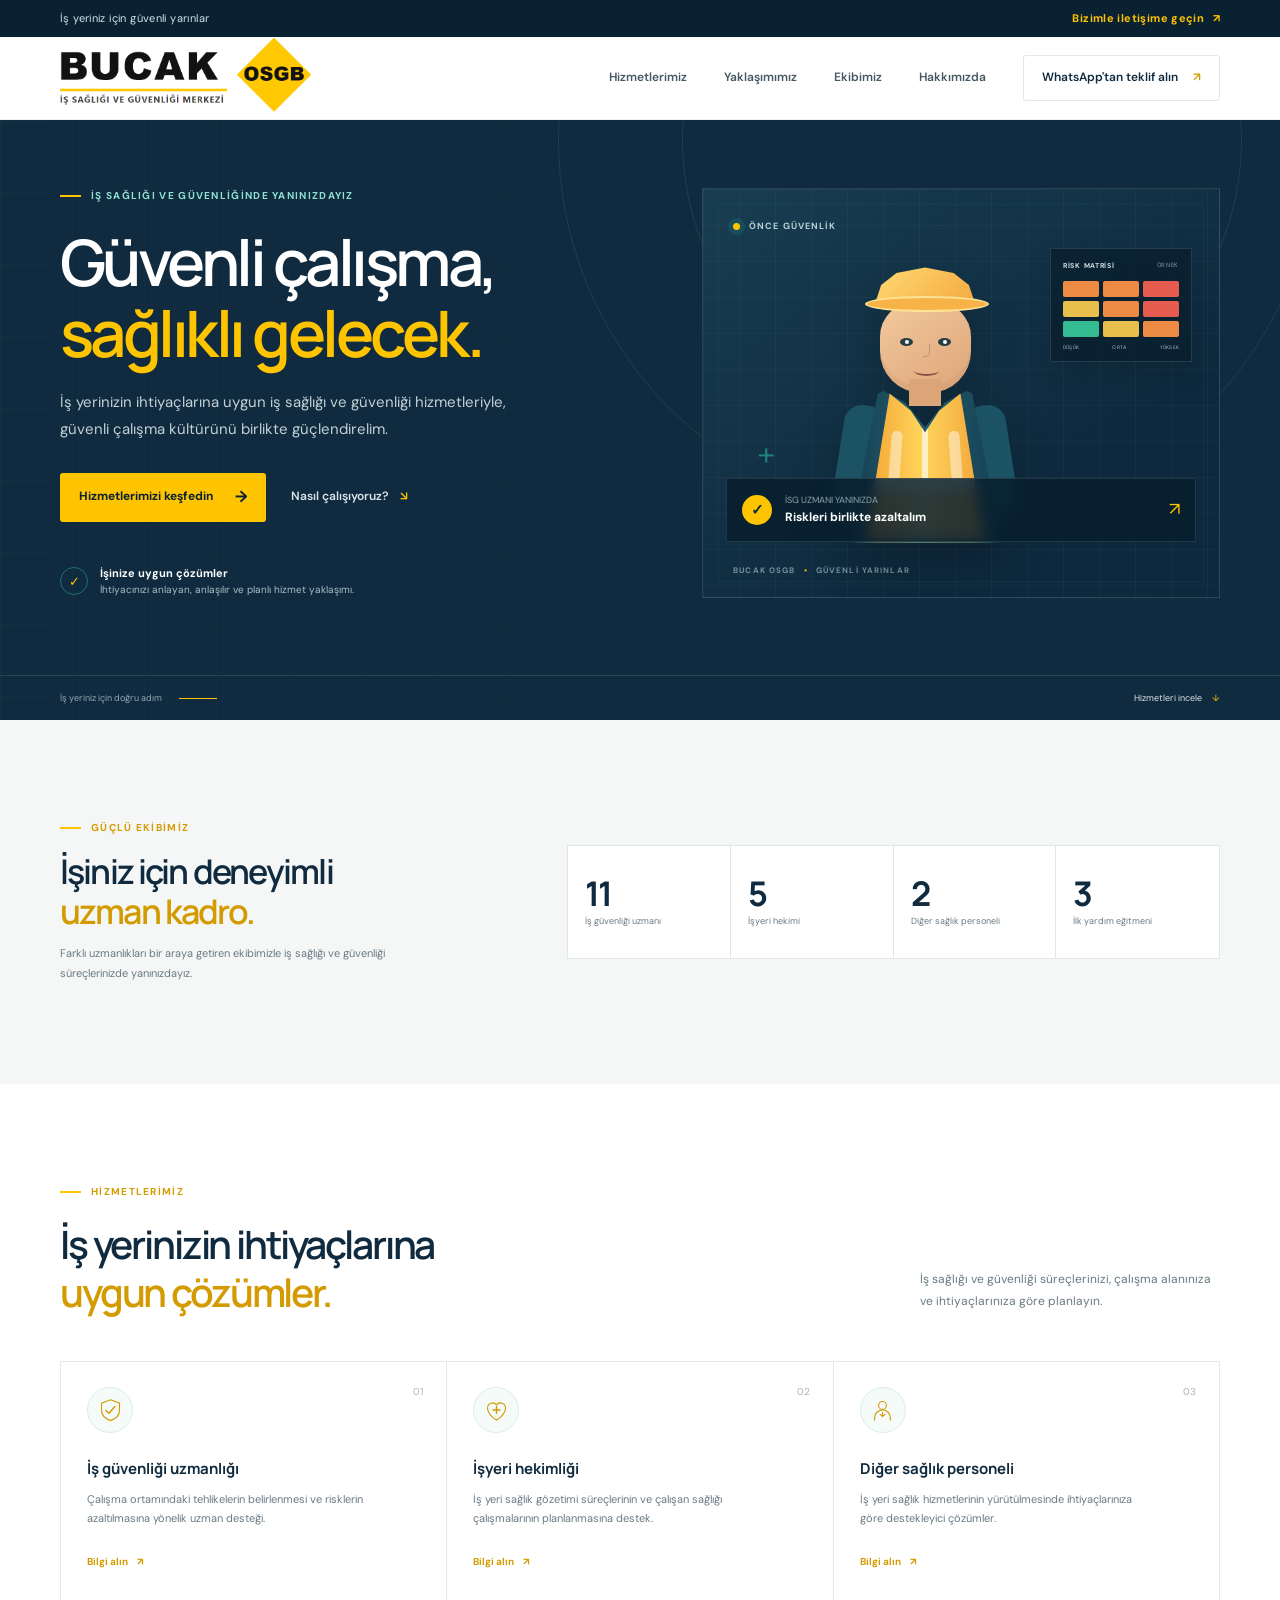
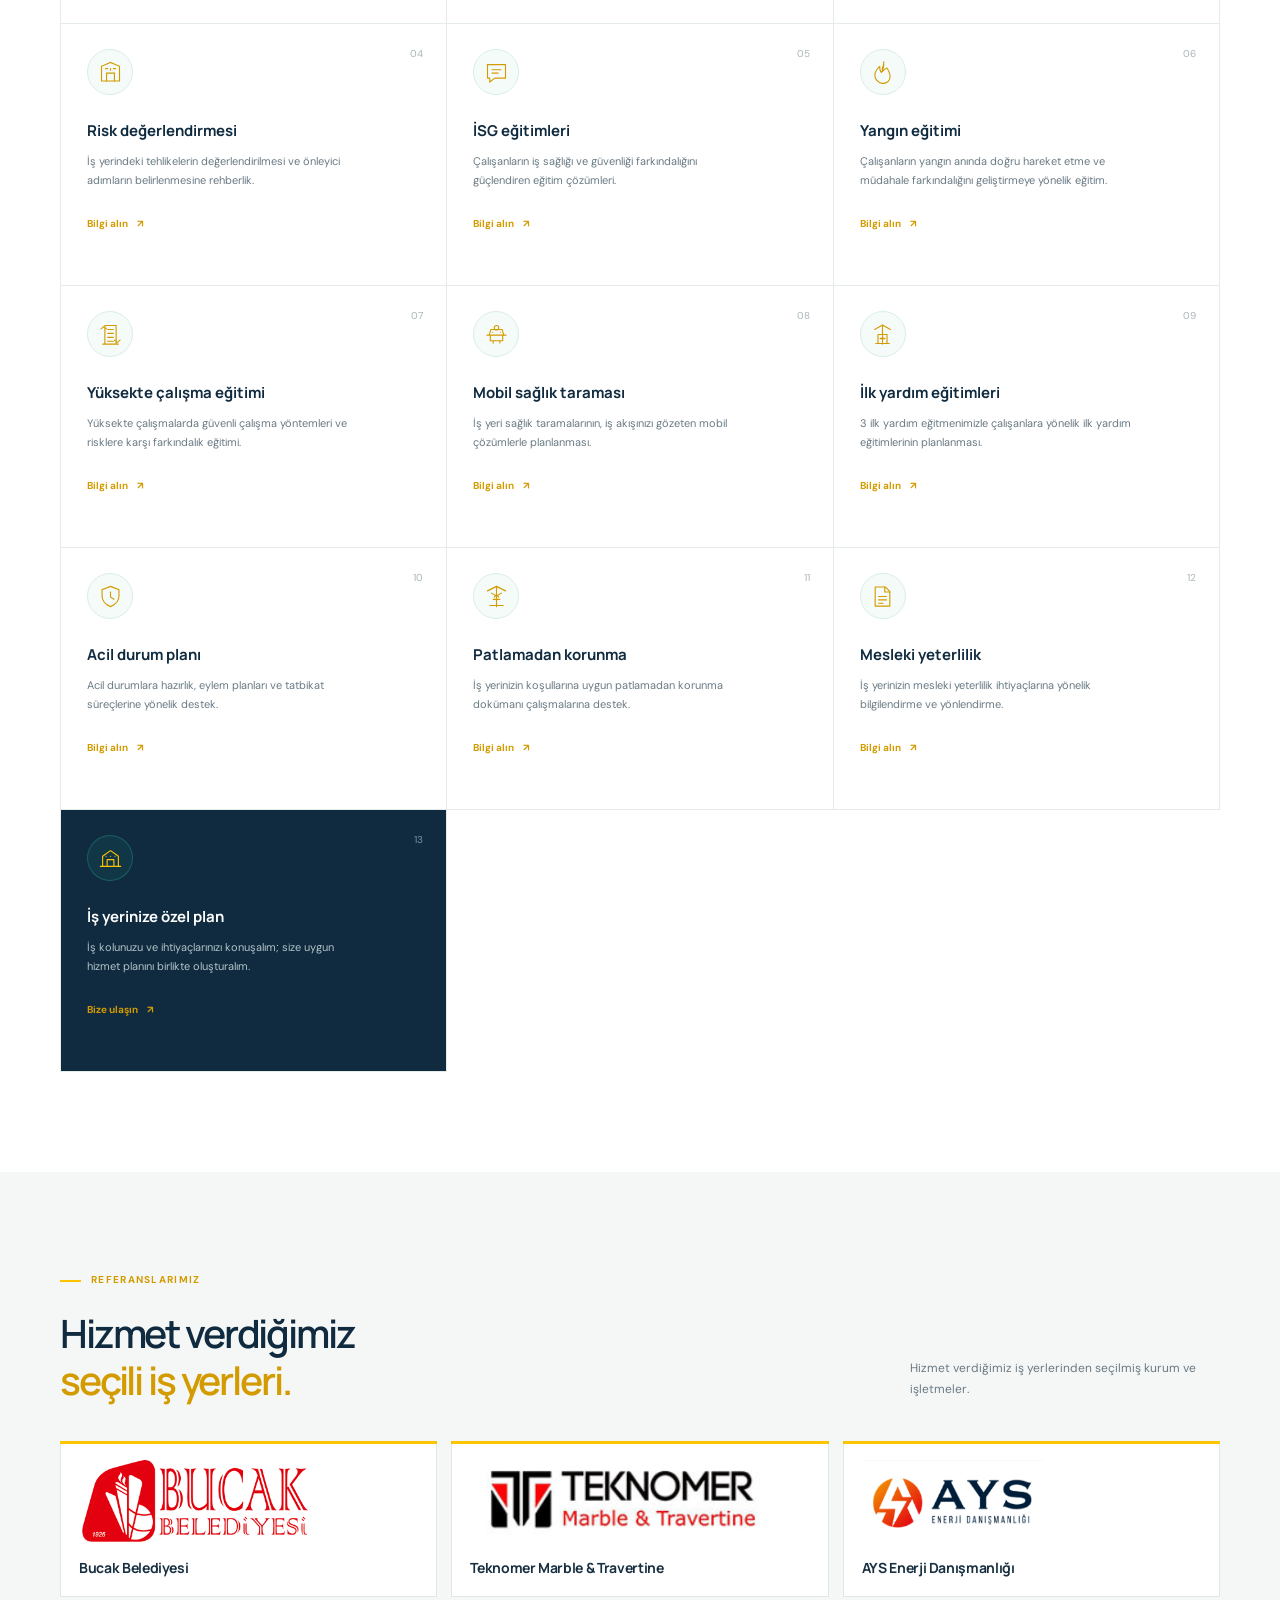
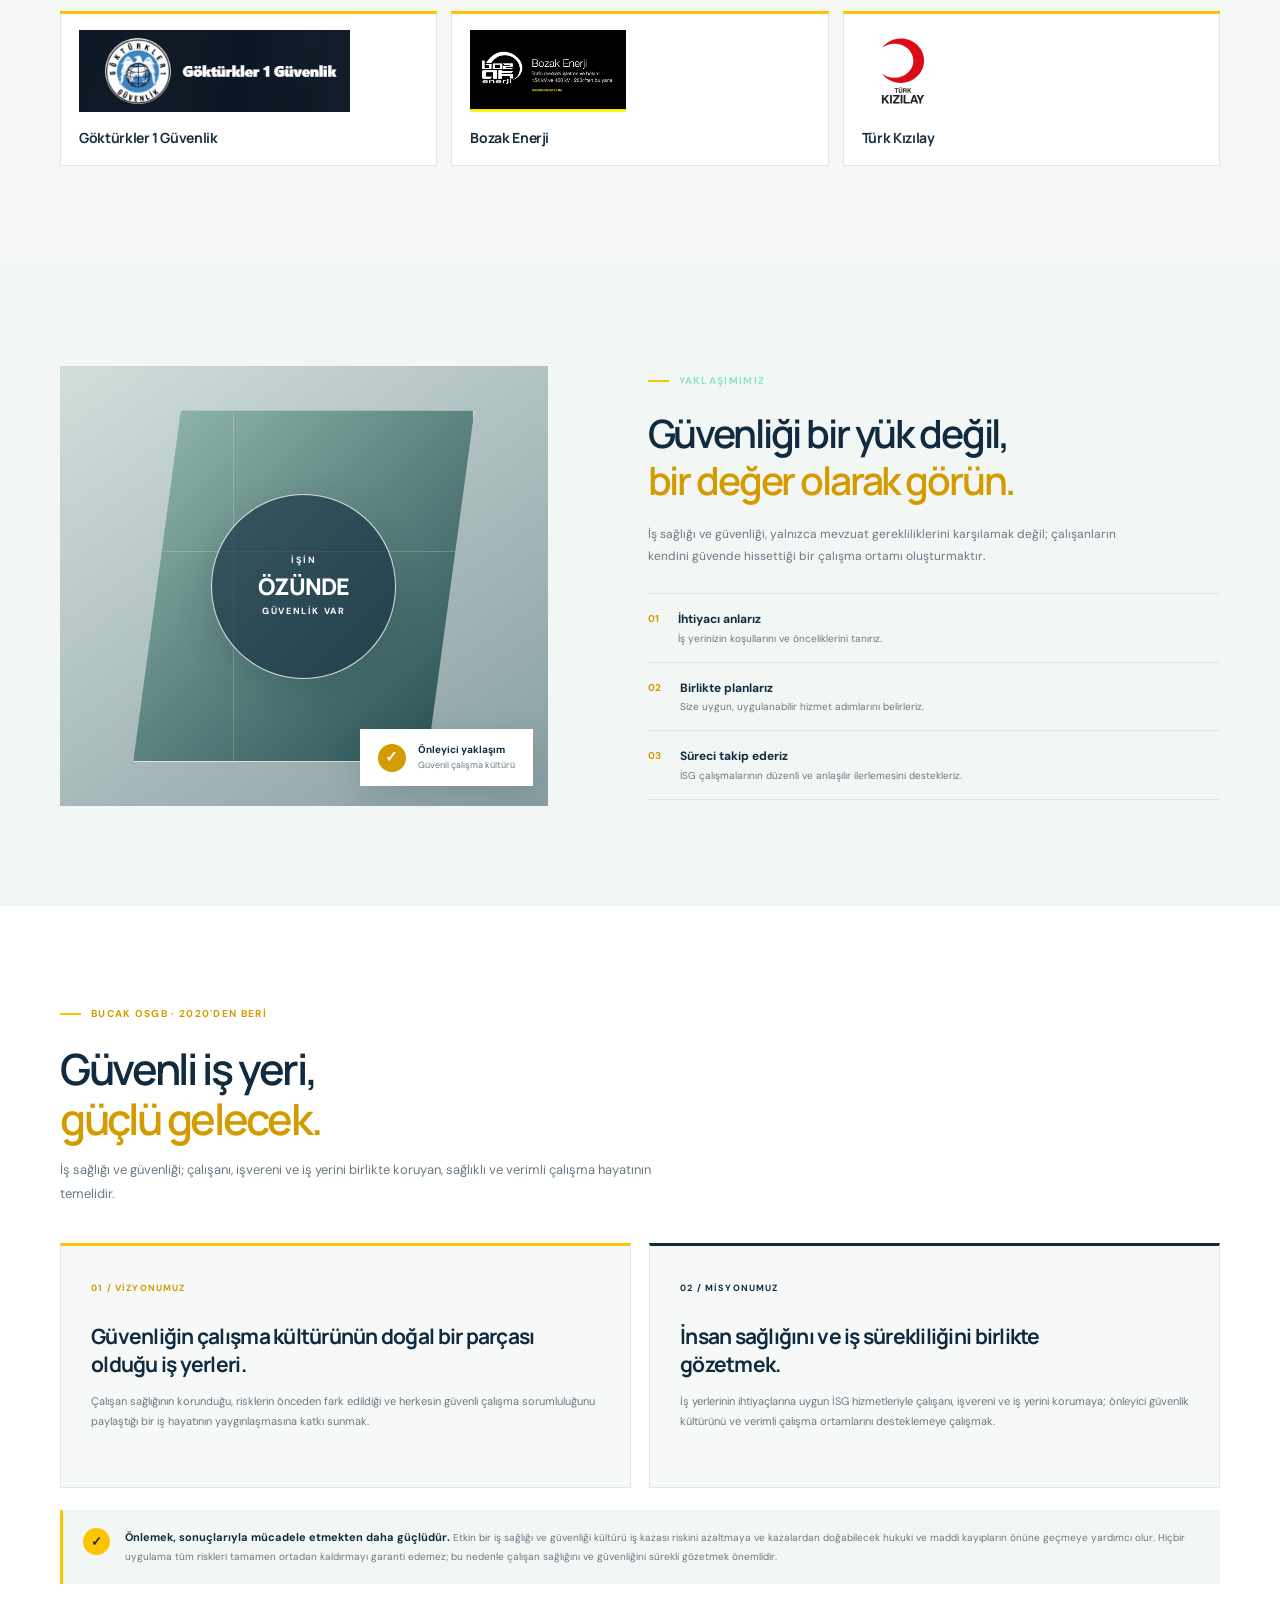
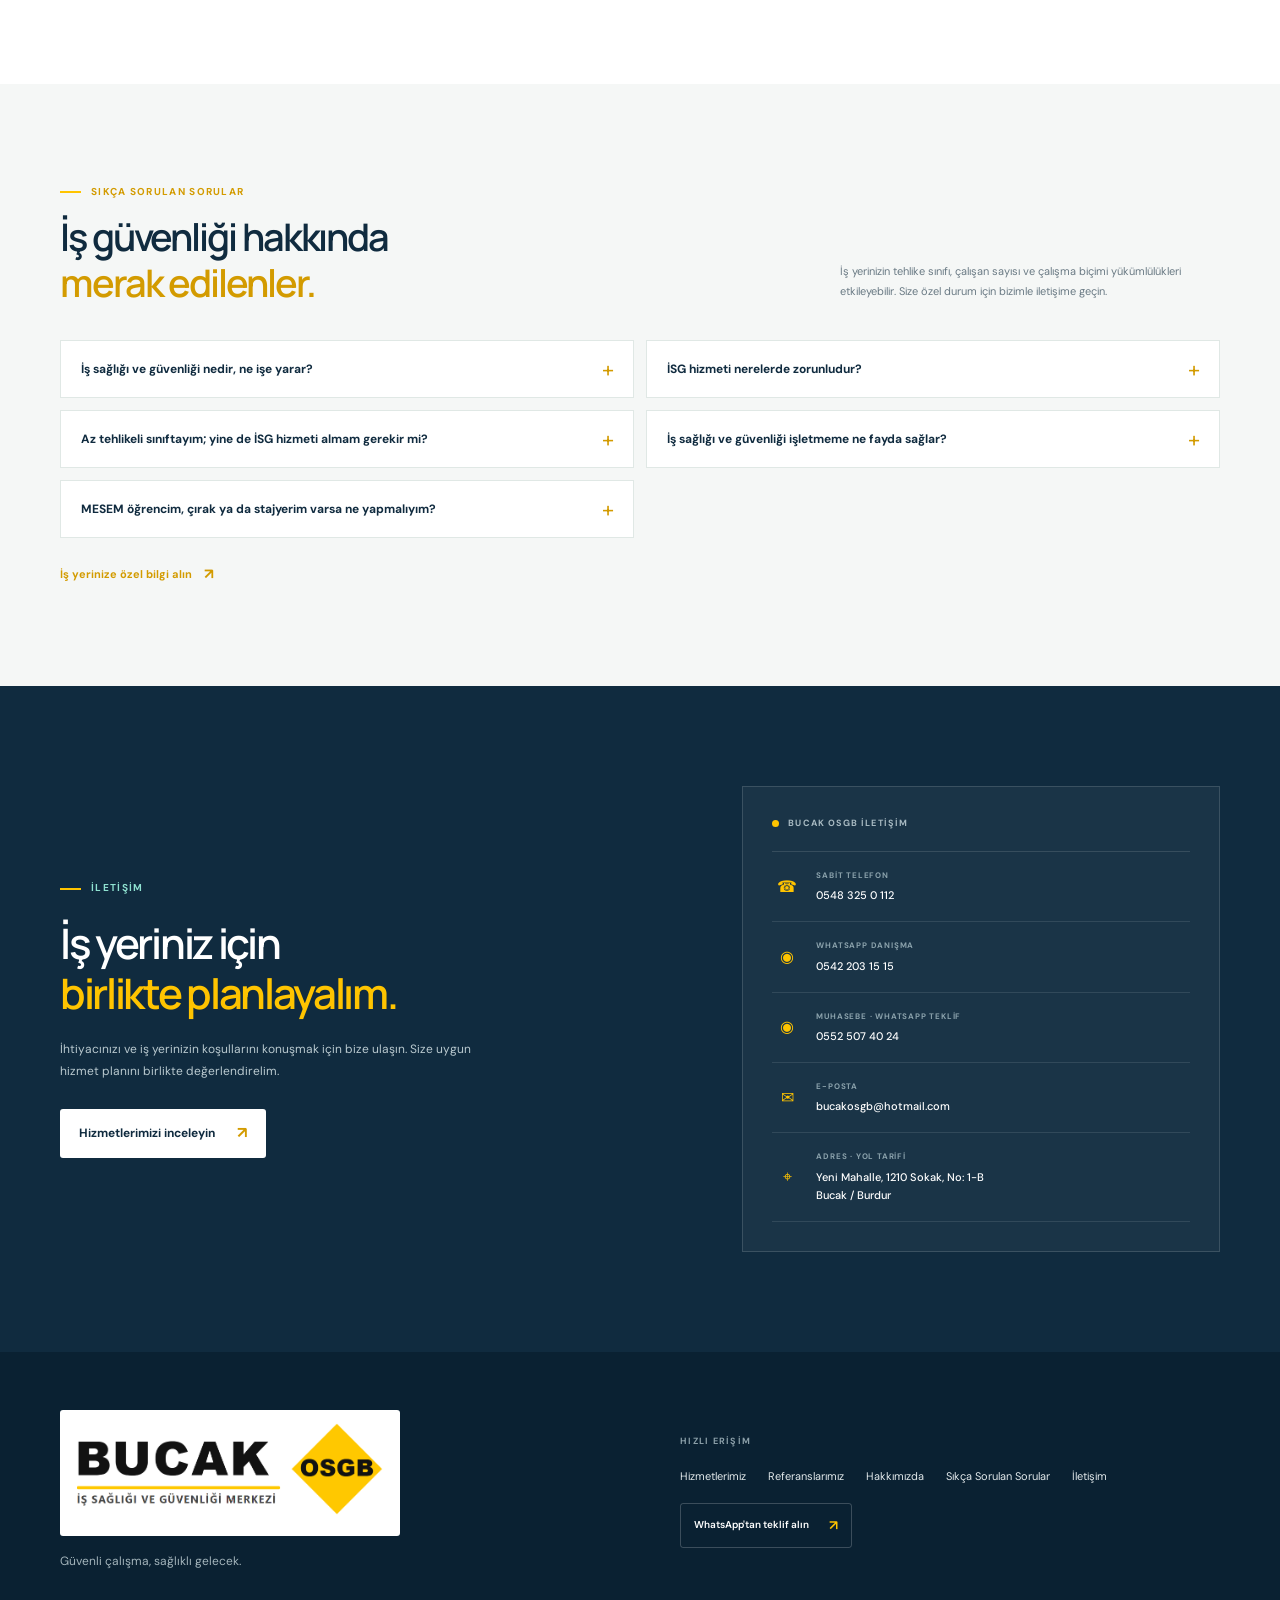
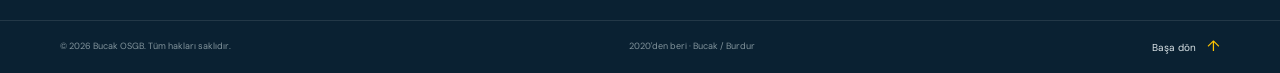
<file: index.html>
<!doctype html>
<html lang="tr">
  <head>
    <meta charset="utf-8">
    <meta name="viewport" content="width=device-width, initial-scale=1">
    <meta name="theme-color" content="#102b3f">
    <meta name="description" content="Bucak OSGB ile iş sağlığı ve güvenliği hizmetleri, işyeri hekimliği, risk değerlendirmesi ve eğitim çözümleri.">
    <title>Bucak OSGB | İş Sağlığı ve Güvenliği</title>
    <link rel="canonical" href="https://bucakosgb.github.io/">
    <script type="application/ld+json">
      {
        "@context": "https://schema.org",
        "@type": "LocalBusiness",
        "name": "Bucak OSGB",
        "url": "https://bucakosgb.github.io/",
        "image": "https://bucakosgb.github.io/bucak-osgb-logo.png",
        "telephone": "+90-548-325-0112",
        "address": {
          "@type": "PostalAddress",
          "streetAddress": "Yeni Mahalle, 1210 Sokak, No: 1-B",
          "addressLocality": "Bucak",
          "addressRegion": "Burdur",
          "addressCountry": "TR"
        },
        "sameAs": ["https://www.instagram.com/bucakosgb/"],
        "contactPoint": [
          {
            "@type": "ContactPoint",
            "telephone": "+90-542-203-1515",
            "contactType": "customer service",
            "availableLanguage": "Turkish"
          },
          {
            "@type": "ContactPoint",
            "telephone": "+90-552-507-4024",
            "contactType": "sales",
            "availableLanguage": "Turkish"
          }
        ]
      }
    </script>
    <link rel="preconnect" href="https://fonts.googleapis.com">
    <link rel="preconnect" href="https://fonts.gstatic.com" crossorigin>
    <link href="https://fonts.googleapis.com/css2?family=DM+Sans:wght@400;500;600;700&family=Manrope:wght@400;500;600;700;800&display=swap" rel="stylesheet">
    <link rel="stylesheet" href="styles.css?v=2">
    <script src="script.js?v=2" defer></script>
  </head>
  <body>
    <a class="skip-link" href="#icerik">İçeriğe geç</a>
    <div class="topbar">
      <div class="container topbar-inner">
        <span>İş yeriniz için güvenli yarınlar</span>
        <a href="#iletisim">Bizimle iletişime geçin <span aria-hidden="true">↗</span></a>
      </div>
    </div>

    <header class="site-header">
      <div class="container header-inner">
        <a class="brand" href="#anasayfa" aria-label="Bucak OSGB ana sayfa">
          <img class="brand-logo" src="bucak-osgb-logo.png" alt="Bucak OSGB - İş Sağlığı ve Güvenliği Merkezi">
        </a>

        <button class="menu-toggle" type="button" aria-expanded="false" aria-controls="main-nav" aria-label="Menüyü aç">
          <span></span><span></span><span></span>
        </button>
        <nav class="main-nav" id="main-nav" aria-label="Ana menü">
          <a href="#hizmetler">Hizmetlerimiz</a>
          <a href="#yaklasim">Yaklaşımımız</a>
          <a href="#ekibimiz">Ekibimiz</a>
          <a href="#hakkimizda">Hakkımızda</a>
          <a class="nav-cta" href="https://wa.me/905525074024?text=Merhaba%2C%20OSGB%20hizmetleriniz%20i%C3%A7in%20teklif%20almak%20istiyorum." target="_blank" rel="noopener noreferrer">WhatsApp'tan teklif alın <span aria-hidden="true">↗</span></a>
        </nav>
      </div>
    </header>

    <main id="icerik">
      <section class="hero" id="anasayfa">
        <div class="hero-orb hero-orb-one"></div>
        <div class="hero-orb hero-orb-two"></div>
        <div class="container hero-grid">
          <div class="hero-copy">
            <p class="eyebrow"><span></span> İŞ SAĞLIĞI VE GÜVENLİĞİNDE YANINIZDAYIZ</p>
            <h1>Güvenli çalışma,<br><em>sağlıklı gelecek.</em></h1>
            <p class="hero-description">İş yerinizin ihtiyaçlarına uygun iş sağlığı ve güvenliği hizmetleriyle, güvenli çalışma kültürünü birlikte güçlendirelim.</p>
            <div class="hero-actions">
              <a class="button button-primary" href="#hizmetler">Hizmetlerimizi keşfedin <span aria-hidden="true">→</span></a>
              <a class="text-link" href="#yaklasim">Nasıl çalışıyoruz? <span aria-hidden="true">↘</span></a>
            </div>
            <div class="hero-note">
              <span class="note-icon" aria-hidden="true">✓</span>
              <p><strong>İşinize uygun çözümler</strong><br>İhtiyacınızı anlayan, anlaşılır ve planlı hizmet yaklaşımı.</p>
            </div>
          </div>

          <div class="hero-visual" aria-label="Fareyi takip eden iş güvenliği uzmanı ve örnek risk matrisi animasyonu" role="img" data-interactive-expert>
            <div class="visual-grid"></div>
            <div class="visual-label label-top"><span class="pulse"></span> ÖNCE GÜVENLİK</div>
            <div class="risk-matrix" aria-hidden="true">
              <div class="risk-matrix-heading"><strong>RİSK MATRİSİ</strong><span>ÖRNEK</span></div>
              <div class="risk-matrix-grid">
                <i class="risk-high"></i><i class="risk-high"></i><i class="risk-critical"></i>
                <i class="risk-medium"></i><i class="risk-high"></i><i class="risk-critical"></i>
                <i class="risk-low"></i><i class="risk-medium"></i><i class="risk-high"></i>
              </div>
              <div class="risk-matrix-legend"><span>DÜŞÜK</span><span>ORTA</span><span>YÜKSEK</span></div>
            </div>
            <div class="expert-avatar" aria-hidden="true">
              <div class="expert-head">
                <div class="expert-hardhat"></div>
                <div class="expert-face">
                  <i class="expert-eye expert-eye-left"><b></b></i>
                  <i class="expert-eye expert-eye-right"><b></b></i>
                  <span class="expert-nose"></span>
                  <span class="expert-smile"></span>
                </div>
              </div>
              <div class="expert-neck"></div>
              <div class="expert-body">
                <span class="expert-sleeve expert-sleeve-left"></span>
                <span class="expert-sleeve expert-sleeve-right"></span>
                <div class="expert-shirt"></div>
                <div class="expert-vest"><span></span><i></i></div>
              </div>
            </div>
            <div class="visual-cross">+</div>
            <div class="visual-card">
              <div class="visual-card-icon">✓</div>
              <div><small>İSG UZMANI YANINIZDA</small><strong>Riskleri birlikte azaltalım</strong></div>
              <span class="card-arrow">↗</span>
            </div>
            <div class="visual-caption">BUCAK OSGB <span>•</span> GÜVENLİ YARINLAR</div>
          </div>
        </div>
        <div class="hero-bottom">
          <div class="container hero-bottom-inner">
            <span>İş yeriniz için doğru adım</span>
            <span class="scroll-line"></span>
            <a href="#hizmetler">Hizmetleri incele <span aria-hidden="true">↓</span></a>
          </div>
        </div>
      </section>

      <section class="team section-pad" id="ekibimiz">
        <div class="container">
          <div class="team-heading">
            <p class="eyebrow eyebrow-dark"><span></span> GÜÇLÜ EKİBİMİZ</p>
            <h2>İşiniz için deneyimli<br><em>uzman kadro.</em></h2>
            <p>Farklı uzmanlıkları bir araya getiren ekibimizle iş sağlığı ve güvenliği süreçlerinizde yanınızdayız.</p>
          </div>
          <div class="team-stats">
            <div class="team-stat"><strong>11</strong><span>İş güvenliği uzmanı</span></div>
            <div class="team-stat"><strong>5</strong><span>İşyeri hekimi</span></div>
            <div class="team-stat"><strong>2</strong><span>Diğer sağlık personeli</span></div>
            <div class="team-stat"><strong>3</strong><span>İlk yardım eğitmeni</span></div>
          </div>
        </div>
      </section>

      <section class="services section-pad" id="hizmetler">
        <div class="container">
          <div class="section-heading">
            <div>
              <p class="eyebrow eyebrow-dark"><span></span> HİZMETLERİMİZ</p>
              <h2>İş yerinizin ihtiyaçlarına<br><em>uygun çözümler.</em></h2>
            </div>
            <p>İş sağlığı ve güvenliği süreçlerinizi, çalışma alanınıza ve ihtiyaçlarınıza göre planlayın.</p>
          </div>
          <div class="service-grid">
            <article class="service-card">
              <span class="service-number">01</span>
              <span class="service-icon" aria-hidden="true">
                <svg viewBox="0 0 48 48" fill="none"><path d="M24 5 40 11v12c0 9.5-6.4 15.7-16 19-9.6-3.3-16-9.5-16-19V11l16-6Z" stroke="currentColor" stroke-width="2"/><path d="m16 24 5 5 11-12" stroke="currentColor" stroke-width="2.5" stroke-linecap="round" stroke-linejoin="round"/></svg>
              </span>
              <h3>İş güvenliği uzmanlığı</h3>
              <p>Çalışma ortamındaki tehlikelerin belirlenmesi ve risklerin azaltılmasına yönelik uzman desteği.</p>
              <a href="#iletisim" aria-label="İş güvenliği uzmanlığı hakkında bilgi alın">Bilgi alın <span aria-hidden="true">↗</span></a>
            </article>
            <article class="service-card">
              <span class="service-number">02</span>
              <span class="service-icon" aria-hidden="true">
                <svg viewBox="0 0 48 48" fill="none"><path d="M24 41s-16-9-16-22a9 9 0 0 1 16-5 9 9 0 0 1 16 5c0 13-16 22-16 22Z" stroke="currentColor" stroke-width="2"/><path d="M24 17v12M18 23h12" stroke="currentColor" stroke-width="2.5" stroke-linecap="round"/></svg>
              </span>
              <h3>İşyeri hekimliği</h3>
              <p>İş yeri sağlık gözetimi süreçlerinin ve çalışan sağlığı çalışmalarının planlanmasına destek.</p>
              <a href="#iletisim" aria-label="İşyeri hekimliği hakkında bilgi alın">Bilgi alın <span aria-hidden="true">↗</span></a>
            </article>
            <article class="service-card">
              <span class="service-number">03</span>
              <span class="service-icon" aria-hidden="true">
                <svg viewBox="0 0 48 48" fill="none"><circle cx="24" cy="15" r="7" stroke="currentColor" stroke-width="2"/><path d="M10 41v-4a14 14 0 0 1 28 0v4M24 27v8M20 31l4 4 4-4" stroke="currentColor" stroke-width="2" stroke-linecap="round" stroke-linejoin="round"/></svg>
              </span>
              <h3>Diğer sağlık personeli</h3>
              <p>İş yeri sağlık hizmetlerinin yürütülmesinde ihtiyaçlarınıza göre destekleyici çözümler.</p>
              <a href="#iletisim" aria-label="Diğer sağlık personeli hizmeti hakkında bilgi alın">Bilgi alın <span aria-hidden="true">↗</span></a>
            </article>
            <article class="service-card">
              <span class="service-number">04</span>
              <span class="service-icon" aria-hidden="true">
                <svg viewBox="0 0 48 48" fill="none"><path d="M8 39V13l16-7 16 7v26H8Z" stroke="currentColor" stroke-width="2"/><path d="M17 39V25h14v14M15 17h4M29 17h4M24 17v3" stroke="currentColor" stroke-width="2" stroke-linecap="round"/></svg>
              </span>
              <h3>Risk değerlendirmesi</h3>
              <p>İş yerindeki tehlikelerin değerlendirilmesi ve önleyici adımların belirlenmesine rehberlik.</p>
              <a href="#iletisim" aria-label="Risk değerlendirmesi hakkında bilgi alın">Bilgi alın <span aria-hidden="true">↗</span></a>
            </article>
            <article class="service-card">
              <span class="service-number">05</span>
              <span class="service-icon" aria-hidden="true">
                <svg viewBox="0 0 48 48" fill="none"><path d="M8 10h32v24H21l-9 7v-7H8V10Z" stroke="currentColor" stroke-width="2" stroke-linejoin="round"/><path d="M16 19h16M16 25h11" stroke="currentColor" stroke-width="2" stroke-linecap="round"/></svg>
              </span>
              <h3>İSG eğitimleri</h3>
              <p>Çalışanların iş sağlığı ve güvenliği farkındalığını güçlendiren eğitim çözümleri.</p>
              <a href="#iletisim" aria-label="İSG eğitimleri hakkında bilgi alın">Bilgi alın <span aria-hidden="true">↗</span></a>
            </article>
            <article class="service-card">
              <span class="service-number">06</span>
              <span class="service-icon" aria-hidden="true">
                <svg viewBox="0 0 48 48" fill="none"><path d="M26 5c2 8-5 10-2 17 2-3 5-5 8-6 7 11 8 18 2 24a14 14 0 0 1-20-2c-7-8-3-18 5-25 0 6 1 9 3 11 3-5 5-10 4-19Z" stroke="currentColor" stroke-width="2" stroke-linecap="round" stroke-linejoin="round"/></svg>
              </span>
              <h3>Yangın eğitimi</h3>
              <p>Çalışanların yangın anında doğru hareket etme ve müdahale farkındalığını geliştirmeye yönelik eğitim.</p>
              <a href="#iletisim" aria-label="Yangın eğitimi hakkında bilgi alın">Bilgi alın <span aria-hidden="true">↗</span></a>
            </article>
            <article class="service-card">
              <span class="service-number">07</span>
              <span class="service-icon" aria-hidden="true">
                <svg viewBox="0 0 48 48" fill="none"><path d="M10 41h28M14 41V8h20v33M19 15h10M19 22h10M19 29h10M19 36h10M7 14l5-4 5 4M31 34l5 4 5-4" stroke="currentColor" stroke-width="2" stroke-linecap="round" stroke-linejoin="round"/></svg>
              </span>
              <h3>Yüksekte çalışma eğitimi</h3>
              <p>Yüksekte çalışmalarda güvenli çalışma yöntemleri ve risklere karşı farkındalık eğitimi.</p>
              <a href="#iletisim" aria-label="Yüksekte çalışma eğitimi hakkında bilgi alın">Bilgi alın <span aria-hidden="true">↗</span></a>
            </article>
            <article class="service-card">
              <span class="service-number">08</span>
              <span class="service-icon" aria-hidden="true">
                <svg viewBox="0 0 48 48" fill="none"><path d="M7 25h34M11 25l3-10h20l3 10M13 25v10h22V25M18 35v4m12-4v4M17 20h.1M31 20h.1" stroke="currentColor" stroke-width="2" stroke-linecap="round" stroke-linejoin="round"/><circle cx="24" cy="12" r="4" stroke="currentColor" stroke-width="2"/></svg>
              </span>
              <h3>Mobil sağlık taraması</h3>
              <p>İş yeri sağlık taramalarının, iş akışınızı gözeten mobil çözümlerle planlanması.</p>
              <a href="#iletisim" aria-label="Mobil sağlık taraması hakkında bilgi alın">Bilgi alın <span aria-hidden="true">↗</span></a>
            </article>
            <article class="service-card">
              <span class="service-number">09</span>
              <span class="service-icon" aria-hidden="true">
                <svg viewBox="0 0 48 48" fill="none"><path d="M24 7v34M10 15l14-8 14 8M12 40h24M16 40V24h16v16" stroke="currentColor" stroke-width="2" stroke-linecap="round" stroke-linejoin="round"/><path d="M20 31h8" stroke="currentColor" stroke-width="2.5" stroke-linecap="round"/></svg>
              </span>
              <h3>İlk yardım eğitimleri</h3>
              <p>3 ilk yardım eğitmenimizle çalışanlara yönelik ilk yardım eğitimlerinin planlanması.</p>
              <a href="#iletisim" aria-label="İlk yardım eğitimleri hakkında bilgi alın">Bilgi alın <span aria-hidden="true">↗</span></a>
            </article>
            <article class="service-card">
              <span class="service-number">10</span>
              <span class="service-icon" aria-hidden="true">
                <svg viewBox="0 0 48 48" fill="none"><path d="M24 6 39 12v11c0 9-5.8 15-15 19C14.8 38 9 32 9 23V12l15-6Z" stroke="currentColor" stroke-width="2"/><path d="M24 16v9l6 4" stroke="currentColor" stroke-width="2" stroke-linecap="round"/></svg>
              </span>
              <h3>Acil durum planı</h3>
              <p>Acil durumlara hazırlık, eylem planları ve tatbikat süreçlerine yönelik destek.</p>
              <a href="#iletisim" aria-label="Acil durum planı hakkında bilgi alın">Bilgi alın <span aria-hidden="true">↗</span></a>
            </article>
            <article class="service-card">
              <span class="service-number">11</span>
              <span class="service-icon" aria-hidden="true">
                <svg viewBox="0 0 48 48" fill="none"><path d="M24 6v36M8 14l16-8 16 8M12 40h24M15 18l9 5 9-5M18 29h12" stroke="currentColor" stroke-width="2" stroke-linecap="round" stroke-linejoin="round"/><path d="m20 25 4-4 4 4" stroke="currentColor" stroke-width="2" stroke-linecap="round" stroke-linejoin="round"/></svg>
              </span>
              <h3>Patlamadan korunma</h3>
              <p>İş yerinizin koşullarına uygun patlamadan korunma dokümanı çalışmalarına destek.</p>
              <a href="#iletisim" aria-label="Patlamadan korunma hizmeti hakkında bilgi alın">Bilgi alın <span aria-hidden="true">↗</span></a>
            </article>
            <article class="service-card">
              <span class="service-number">12</span>
              <span class="service-icon" aria-hidden="true">
                <svg viewBox="0 0 48 48" fill="none"><path d="M11 7h18l8 8v26H11V7Z" stroke="currentColor" stroke-width="2" stroke-linejoin="round"/><path d="M28 7v9h9M17 24h14M17 30h14M17 36h8" stroke="currentColor" stroke-width="2" stroke-linecap="round"/></svg>
              </span>
              <h3>Mesleki yeterlilik</h3>
              <p>İş yerinizin mesleki yeterlilik ihtiyaçlarına yönelik bilgilendirme ve yönlendirme.</p>
              <a href="#iletisim" aria-label="Mesleki yeterlilik hakkında bilgi alın">Bilgi alın <span aria-hidden="true">↗</span></a>
            </article>
            <article class="service-card service-card-dark">
              <span class="service-number">13</span>
              <span class="service-icon" aria-hidden="true">
                <svg viewBox="0 0 48 48" fill="none"><path d="M6 38h36M10 38V20l14-10 14 10v18M18 38V26h12v12M16 20h.1M24 20h.1M32 20h.1" stroke="currentColor" stroke-width="2" stroke-linecap="round" stroke-linejoin="round"/></svg>
              </span>
              <h3>İş yerinize özel plan</h3>
              <p>İş kolunuzu ve ihtiyaçlarınızı konuşalım; size uygun hizmet planını birlikte oluşturalım.</p>
              <a href="#iletisim">Bize ulaşın <span aria-hidden="true">↗</span></a>
            </article>
          </div>
        </div>
      </section>

      <section class="references section-pad" id="referanslar" aria-labelledby="references-title">
        <div class="container">
          <div class="references-heading">
            <div>
              <p class="eyebrow eyebrow-dark"><span></span> REFERANSLARIMIZ</p>
              <h2 id="references-title">Hizmet verdiğimiz<br><em>seçili iş yerleri.</em></h2>
            </div>
            <p>Hizmet verdiğimiz iş yerlerinden seçilmiş kurum ve işletmeler.</p>
          </div>
          <ul class="references-list" aria-label="Hizmet verilen seçili iş yerleri">
            <li class="reference-logo-card"><img class="reference-logo" src="reference-bucak-belediyesi.png" alt=""><strong>Bucak Belediyesi</strong></li>
            <li class="reference-logo-card"><img class="reference-logo" src="reference-teknomer.png" alt=""><strong>Teknomer Marble &amp; Travertine</strong></li>
            <li class="reference-logo-card"><img class="reference-logo" src="reference-ays.png" alt=""><strong>AYS Enerji Danışmanlığı</strong></li>
            <li class="reference-logo-card"><img class="reference-logo" src="reference-gokturkler.png" alt=""><strong>Göktürkler 1 Güvenlik</strong></li>
            <li class="reference-logo-card"><img class="reference-logo" src="reference-bozak-enerji.png" alt=""><strong>Bozak Enerji</strong></li>
            <li class="reference-logo-card"><img class="reference-logo" src="turk-kizilay-logo.svg" alt=""><strong>Türk Kızılay</strong></li>
          </ul>
        </div>
      </section>

      <section class="approach section-pad" id="yaklasim">
        <div class="container approach-grid">
          <div class="approach-visual">
            <div class="approach-block"></div>
            <div class="approach-stamp"><span>İŞİN</span><strong>ÖZÜNDE</strong><span>GÜVENLİK VAR</span></div>
            <div class="approach-mini-card"><span>✓</span><div><strong>Önleyici yaklaşım</strong><small>Güvenli çalışma kültürü</small></div></div>
          </div>
          <div class="approach-copy">
            <p class="eyebrow"><span></span> YAKLAŞIMIMIZ</p>
            <h2>Güvenliği bir yük değil,<br><em>bir değer olarak görün.</em></h2>
            <p class="approach-intro">İş sağlığı ve güvenliği, yalnızca mevzuat gerekliliklerini karşılamak değil; çalışanların kendini güvende hissettiği bir çalışma ortamı oluşturmaktır.</p>
            <div class="approach-points">
              <div><span>01</span><p><strong>İhtiyacı anlarız</strong><br>İş yerinizin koşullarını ve önceliklerini tanırız.</p></div>
              <div><span>02</span><p><strong>Birlikte planlarız</strong><br>Size uygun, uygulanabilir hizmet adımlarını belirleriz.</p></div>
              <div><span>03</span><p><strong>Süreci takip ederiz</strong><br>İSG çalışmalarının düzenli ve anlaşılır ilerlemesini destekleriz.</p></div>
            </div>
          </div>
        </div>
      </section>

      <section class="about section-pad" id="hakkimizda">
        <div class="container">
          <div class="about-heading">
            <p class="eyebrow eyebrow-dark"><span></span> BUCAK OSGB · 2020'DEN BERİ</p>
            <h2>Güvenli iş yeri,<br><em>güçlü gelecek.</em></h2>
            <p>İş sağlığı ve güvenliği; çalışanı, işvereni ve iş yerini birlikte koruyan, sağlıklı ve verimli çalışma hayatının temelidir.</p>
          </div>
          <div class="vision-mission-grid">
            <article class="vision-card">
              <span class="vision-card-number">01 / VİZYONUMUZ</span>
              <h3>Güvenliğin çalışma kültürünün doğal bir parçası olduğu iş yerleri.</h3>
              <p>Çalışan sağlığının korunduğu, risklerin önceden fark edildiği ve herkesin güvenli çalışma sorumluluğunu paylaştığı bir iş hayatının yaygınlaşmasına katkı sunmak.</p>
            </article>
            <article class="vision-card mission-card">
              <span class="vision-card-number">02 / MİSYONUMUZ</span>
              <h3>İnsan sağlığını ve iş sürekliliğini birlikte gözetmek.</h3>
              <p>İş yerlerinin ihtiyaçlarına uygun İSG hizmetleriyle çalışanı, işvereni ve iş yerini korumaya; önleyici güvenlik kültürünü ve verimli çalışma ortamlarını desteklemeye çalışmak.</p>
            </article>
          </div>
          <div class="about-outcome">
            <span class="outcome-icon" aria-hidden="true">✓</span>
            <p><strong>Önlemek, sonuçlarıyla mücadele etmekten daha güçlüdür.</strong> Etkin bir iş sağlığı ve güvenliği kültürü iş kazası riskini azaltmaya ve kazalardan doğabilecek hukuki ve maddi kayıpların önüne geçmeye yardımcı olur. Hiçbir uygulama tüm riskleri tamamen ortadan kaldırmayı garanti edemez; bu nedenle çalışan sağlığını ve güvenliğini sürekli gözetmek önemlidir.</p>
          </div>
        </div>
      </section>

      <section class="faq section-pad" id="sss">
        <div class="container">
          <div class="faq-heading">
            <div>
              <p class="eyebrow eyebrow-dark"><span></span> SIKÇA SORULAN SORULAR</p>
              <h2>İş güvenliği hakkında<br><em>merak edilenler.</em></h2>
            </div>
            <p>İş yerinizin tehlike sınıfı, çalışan sayısı ve çalışma biçimi yükümlülükleri etkileyebilir. Size özel durum için bizimle iletişime geçin.</p>
          </div>
          <div class="faq-list">
            <details class="faq-item">
              <summary>İş sağlığı ve güvenliği nedir, ne işe yarar?</summary>
              <div class="faq-answer"><p>İş sağlığı ve güvenliği (İSG), çalışanları ve iş yerini çalışma sırasında oluşabilecek risklerden korumaya yönelik önleyici çalışmaların bütünüdür. Risk değerlendirmesi, eğitim, sağlık gözetimi ve iş yerinin düzenli takibiyle güvenli çalışma kültürünü destekler.</p></div>
            </details>
            <details class="faq-item">
              <summary>İSG hizmeti nerelerde zorunludur?</summary>
              <div class="faq-answer"><p>6331 sayılı Kanun kapsamındaki kamu ve özel sektör iş yerlerinde iş sağlığı ve güvenliği yükümlülükleri bulunur. İş güvenliği uzmanı ve iş yeri hekimi görevlendirme gibi hizmetlerin kapsamı; tehlike sınıfına, çalışan sayısına ve iş yerinin durumuna göre belirlenir. Özel istisnalar olabileceğinden iş yerinize göre değerlendirme yapılmalıdır.</p></div>
            </details>
            <details class="faq-item">
              <summary>Az tehlikeli sınıftayım; yine de İSG hizmeti almam gerekir mi?</summary>
              <div class="faq-answer"><p>Az tehlikeli sınıfta olmak tek başına İSG yükümlülüklerinden muaf olduğunuz anlamına gelmez. 50'den az çalışanı bulunan az tehlikeli iş yerleri için iş güvenliği uzmanı ve iş yeri hekimi görevlendirme yükümlülükleri 1 Ocak 2025 itibarıyla yürürlüktedir. İş yerinizin çalışan sayısı ve koşullarına göre gereken hizmeti birlikte netleştirebiliriz.</p></div>
            </details>
            <details class="faq-item">
              <summary>İş sağlığı ve güvenliği işletmeme ne fayda sağlar?</summary>
              <div class="faq-answer"><p>Risklerin erken fark edilmesine, çalışanların bilinçlenmesine ve iş süreçlerinin daha güvenli yürütülmesine yardımcı olur. Önleyici yaklaşım iş kazası olasılığını ve kazalardan doğabilecek iş kaybı ile hukuki ve maddi riskleri azaltabilir; hiçbir hizmet tüm riskleri veya sonuçları tamamen ortadan kaldırmayı garanti etmez.</p></div>
            </details>
            <details class="faq-item">
              <summary>MESEM öğrencim, çırak ya da stajyerim varsa ne yapmalıyım?</summary>
              <div class="faq-answer"><p>Öğrencinin iş yerinde karşılaşabileceği riskleri, alacağı eğitimi, gözetimi ve gerekli koruyucu ekipmanı iş yeri ve okul arasındaki düzenlemelerle birlikte değerlendirin. Öğrencinin statüsü, iş yerinin tehlike sınıfı ve çalışan sayısı hizmet yükümlülüklerini etkileyebilir; öğrenci/çırak bulunmasını ayrıca OSGB'nizle paylaşarak iş yerinize özel değerlendirme isteyin.</p></div>
            </details>
          </div>
          <a class="faq-contact-link" href="#iletisim">İş yerinize özel bilgi alın <span aria-hidden="true">↗</span></a>
        </div>
      </section>

      <section class="contact section-pad" id="iletisim">
        <div class="container contact-inner">
          <div class="contact-copy">
            <p class="eyebrow"><span></span> İLETİŞİM</p>
            <h2>İş yeriniz için<br><em>birlikte planlayalım.</em></h2>
            <p>İhtiyacınızı ve iş yerinizin koşullarını konuşmak için bize ulaşın. Size uygun hizmet planını birlikte değerlendirelim.</p>
            <a class="button button-light" href="#hizmetler">Hizmetlerimizi inceleyin <span aria-hidden="true">↗</span></a>
          </div>
          <div class="contact-card">
            <div class="contact-card-head"><span class="contact-dot"></span><span>BUCAK OSGB İLETİŞİM</span></div>
            <a class="contact-detail" href="tel:+905483250112"><span aria-hidden="true">☎</span><div><small>SABİT TELEFON</small><strong>0548 325 0 112</strong></div></a>
            <a class="contact-detail" href="https://wa.me/905422031515?text=Merhaba%2C%20dan%C4%B1%C5%9Fmak%20istiyorum." target="_blank" rel="noopener noreferrer"><span aria-hidden="true">◉</span><div><small>WHATSAPP DANIŞMA</small><strong>0542 203 15 15</strong></div></a>
            <a class="contact-detail" href="https://wa.me/905525074024?text=Merhaba%2C%20OSGB%20hizmetleriniz%20i%C3%A7in%20teklif%20almak%20istiyorum." target="_blank" rel="noopener noreferrer"><span aria-hidden="true">◉</span><div><small>MUHASEBE · WHATSAPP TEKLİF</small><strong>0552 507 40 24</strong></div></a>
            <a class="contact-detail" href="mailto:bucakosgb@hotmail.com"><span aria-hidden="true">✉</span><div><small>E-POSTA</small><strong>bucakosgb@hotmail.com</strong></div></a>
            <a class="contact-detail" href="https://maps.google.com/?q=Yeni+Mahalle+1210+Sokak+No%3A1-B+Bucak+Burdur" target="_blank" rel="noopener noreferrer"><span aria-hidden="true">⌖</span><div><small>ADRES · YOL TARİFİ</small><strong>Yeni Mahalle, 1210 Sokak, No: 1-B<br>Bucak / Burdur</strong></div></a>
          </div>
        </div>
      </section>
    </main>

    <footer class="site-footer">
      <div class="container footer-main">
        <div class="footer-brand-block">
          <a class="footer-logo-panel" href="#anasayfa" aria-label="Bucak OSGB ana sayfa">
            <img class="footer-logo" src="bucak-osgb-logo.png" alt="">
          </a>
          <p>Güvenli çalışma, sağlıklı gelecek.</p>
        </div>
        <div class="footer-links-block">
          <span class="footer-heading">HIZLI ERİŞİM</span>
          <nav class="footer-nav" aria-label="Alt menü">
            <a href="#hizmetler">Hizmetlerimiz</a>
            <a href="#referanslar">Referanslarımız</a>
            <a href="#hakkimizda">Hakkımızda</a>
            <a href="#sss">Sıkça Sorulan Sorular</a>
            <a href="#iletisim">İletişim</a>
          </nav>
          <a class="footer-whatsapp" href="https://wa.me/905525074024?text=Merhaba%2C%20OSGB%20hizmetleriniz%20i%C3%A7in%20teklif%20almak%20istiyorum." target="_blank" rel="noopener noreferrer">WhatsApp'tan teklif alın <span aria-hidden="true">↗</span></a>
        </div>
      </div>
      <div class="footer-legal">
        <div class="container footer-bottom">
          <span>© <span id="current-year"></span> Bucak OSGB. Tüm hakları saklıdır.</span>
          <span>2020'den beri · Bucak / Burdur</span>
          <a class="back-top" href="#anasayfa">Başa dön <span aria-hidden="true">↑</span></a>
        </div>
      </div>
    </footer>
  </body>
</html>
</file>
<file: styles.css>
:root {
  color-scheme: light;
  --navy: #102b3f;
  --navy-deep: #0a2132;
  --ink: #172f40;
  --muted: #6a7a84;
  --teal: #ffc400;
  --teal-dark: #d39b00;
  --paper: #f5f7f6;
  --white: #fff;
  --line: #e5ebe8;
  --font-body: "DM Sans", sans-serif;
  --font-display: "Manrope", sans-serif;
}

* { box-sizing: border-box; }
html { scroll-behavior: smooth; scroll-padding-top: 88px; }
body { margin: 0; color: var(--ink); background: var(--white); font-family: var(--font-body); font-size: 15px; line-height: 1.65; -webkit-font-smoothing: antialiased; }
a { color: inherit; text-decoration: none; }
button { font: inherit; }
.container { width: min(1160px, calc(100% - 48px)); margin-inline: auto; }
.skip-link { position: absolute; z-index: 20; top: -50px; left: 16px; padding: 10px 14px; color: var(--navy); background: white; }
.skip-link:focus { top: 12px; }

.topbar { color: #d3e2e7; background: var(--navy-deep); font-size: 11px; letter-spacing: .035em; }
.topbar-inner { height: 37px; display: flex; align-items: center; justify-content: space-between; }
.topbar a { color: var(--teal); font-weight: 700; }
.topbar a span { padding-left: 5px; }
.site-header { position: sticky; z-index: 10; top: 0; background: rgba(255,255,255,.96); border-bottom: 1px solid rgba(16,43,63,.07); backdrop-filter: blur(12px); }
.header-inner { height: 82px; display: flex; align-items: center; justify-content: space-between; }
.brand { display: inline-flex; align-items: center; gap: 10px; }
.brand-logo { display: block; width: 252px; height: auto; }
.brand-mark { width: 42px; height: 42px; display: grid; place-items: center; color: var(--teal-dark); }
.brand-mark svg { width: 100%; }
.brand-copy { display: grid; line-height: 1.15; }
.brand-copy strong { color: var(--navy); font: 800 17px/1 var(--font-display); letter-spacing: -.07em; }
.brand-copy strong span { color: var(--teal-dark); }
.brand-copy small { margin-top: 5px; color: #829098; font-size: 8px; font-weight: 700; letter-spacing: .105em; }
.main-nav { display: flex; align-items: center; gap: 37px; color: #445762; font-size: 12px; font-weight: 600; }
.main-nav a:not(.nav-cta):hover, .text-link:hover { color: var(--teal-dark); }
.nav-cta { padding: 12px 18px; border: 1px solid #dfe9e6; border-radius: 3px; color: var(--navy); }
.nav-cta span { padding-left: 12px; color: var(--teal-dark); }
.menu-toggle { display: none; }

.hero { position: relative; overflow: hidden; min-height: 600px; color: white; background: var(--navy); }
.hero::before { position: absolute; inset: 0; content: ""; opacity: .14; background-image: linear-gradient(rgba(255,255,255,.12) 1px, transparent 1px), linear-gradient(90deg, rgba(255,255,255,.12) 1px, transparent 1px); background-size: 72px 72px; mask-image: linear-gradient(90deg, black, transparent 78%); }
.hero-orb { position: absolute; border: 1px solid rgba(50,210,177,.15); border-radius: 50%; pointer-events: none; }
.hero-orb-one { width: 560px; height: 560px; top: -260px; right: 3%; }
.hero-orb-two { width: 760px; height: 760px; top: -360px; right: -3%; }
.hero-grid { position: relative; z-index: 1; display: grid; grid-template-columns: 1.05fr .95fr; align-items: center; gap: 70px; padding-top: 68px; padding-bottom: 74px; }
.eyebrow { display: flex; align-items: center; gap: 10px; margin: 0 0 21px; color: #8fe2d1; font-size: 10px; font-weight: 700; letter-spacing: .13em; }
.eyebrow > span { width: 21px; height: 2px; background: var(--teal); }
h1, h2, h3, p { margin-top: 0; }
h1, h2 { font-family: var(--font-display); letter-spacing: -.055em; }
.hero h1 { margin-bottom: 20px; font-size: clamp(42px, 5vw, 64px); font-weight: 600; line-height: 1.12; }
h1 em, h2 em { color: var(--teal); font-style: normal; }
.hero-description { max-width: 470px; margin-bottom: 30px; color: #c2d0d5; font-size: 15px; line-height: 1.8; }
.hero-actions { display: flex; align-items: center; gap: 25px; }
.button { display: inline-flex; align-items: center; justify-content: center; gap: 22px; min-height: 49px; padding: 0 19px; border-radius: 3px; font-size: 12px; font-weight: 700; transition: transform .2s, background .2s; }
.button:hover { transform: translateY(-2px); }
.button-primary { color: var(--navy-deep); background: var(--teal); }
.button-primary:hover { background: #5bdec7; }
.button span { font-size: 16px; }
.text-link { color: #dbe5e8; font-size: 12px; font-weight: 600; }
.text-link span { margin-left: 8px; color: var(--teal); }
.hero-note { display: flex; align-items: center; gap: 12px; margin-top: 42px; }
.note-icon { width: 28px; height: 28px; display: grid; place-items: center; border: 1px solid rgba(40,198,170,.45); border-radius: 50%; color: var(--teal); font-size: 13px; }
.hero-note p { margin: 0; color: #aabdc5; font-size: 10px; line-height: 1.65; }
.hero-note strong { color: white; font-size: 11px; }

.hero-visual { position: relative; display: grid; min-height: 410px; place-items: center; overflow: hidden; border: 1px solid rgba(255,255,255,.11); background: linear-gradient(145deg, #183d51 0%, #0e293d 70%); }
.visual-grid { position: absolute; inset: 0; opacity: .35; background-image: linear-gradient(rgba(255,255,255,.09) 1px, transparent 1px), linear-gradient(90deg, rgba(255,255,255,.09) 1px, transparent 1px); background-size: 36px 36px; }
.visual-grid::after { position: absolute; inset: 15px; border: 1px solid rgba(40,198,170,.2); content: ""; }
.label-top { position: absolute; top: 30px; left: 30px; display: flex; align-items: center; gap: 9px; color: #b6d2d7; font-size: 9px; font-weight: 700; letter-spacing: .12em; }
.pulse { width: 7px; height: 7px; border-radius: 50%; background: var(--teal); box-shadow: 0 0 0 5px rgba(40,198,170,.13); }
.risk-matrix { position: absolute; top: 59px; right: 27px; z-index: 2; width: 142px; padding: 11px 12px 9px; border: 1px solid rgba(255,255,255,.12); background: rgba(8,30,45,.8); box-shadow: 0 10px 24px rgba(0,0,0,.12); }
.risk-matrix-heading { display: flex; align-items: center; justify-content: space-between; margin-bottom: 9px; color: #d3e1e4; font-size: 7px; letter-spacing: .1em; }
.risk-matrix-heading span { color: #849ba5; font-size: 6px; }
.risk-matrix-grid { display: grid; grid-template-columns: repeat(3, 1fr); gap: 4px; }
.risk-matrix-grid i { height: 16px; border-radius: 2px; background: #35bb91; }
.risk-matrix-grid .risk-low { background: #35bb91; }
.risk-matrix-grid .risk-medium { background: #e8be4c; }
.risk-matrix-grid .risk-high { background: #ed8a43; }
.risk-matrix-grid .risk-critical { background: #e65d50; }
.risk-matrix-legend { display: flex; justify-content: space-between; margin-top: 7px; color: #a9bbc1; font-size: 5px; letter-spacing: .04em; }
.expert-avatar { position: absolute; bottom: 45px; left: 43%; z-index: 1; width: 180px; height: 285px; filter: drop-shadow(0 20px 20px rgba(0,0,0,.18)); transform: translateX(calc(-50% + var(--look-x, 0px))); transition: transform .18s ease-out; }
.expert-head { position: absolute; top: 0; left: 5px; width: 170px; height: 132px; transform: rotate(var(--head-tilt, 0deg)); transform-origin: 50% 80%; transition: transform .18s ease-out; }
.expert-hardhat { position: absolute; top: 0; left: 25px; z-index: 2; width: 120px; height: 48px; }
.expert-hardhat::before { position: absolute; top: 0; left: 9px; width: 102px; height: 39px; border-radius: 58px 58px 8px 8px; background: linear-gradient(135deg, #ffda74, #f4a83e); clip-path: polygon(0 100%, 7% 45%, 22% 14%, 50% 0, 78% 14%, 93% 45%, 100% 100%); content: ""; }
.expert-hardhat::after { position: absolute; bottom: 3px; left: 0; width: 120px; height: 12px; border: 2px solid #ffe294; border-radius: 50%; background: #f7b348; content: ""; }
.expert-face { position: absolute; top: 35px; left: 40px; width: 91px; height: 91px; border-radius: 38% 38% 46% 46%; background: linear-gradient(145deg, #f4c89e, #dca578); box-shadow: inset 0 -7px rgba(139,83,56,.08); }
.expert-eye { position: absolute; top: 36px; display: block; width: 13px; height: 8px; overflow: hidden; border-radius: 50%; background: #263d43; }
.expert-eye-left { left: 20px; }
.expert-eye-right { right: 20px; }
.expert-eye b { position: absolute; top: 2px; left: 5px; width: 4px; height: 4px; border-radius: 50%; background: white; transform: translate(var(--look-x, 0px), var(--look-y, 0px)); transition: transform .12s ease-out; }
.expert-nose { position: absolute; top: 42px; left: 43px; width: 7px; height: 13px; border-right: 1px solid rgba(125,77,55,.35); border-bottom: 1px solid rgba(125,77,55,.35); border-radius: 0 0 5px; }
.expert-smile { position: absolute; top: 64px; left: 34px; width: 25px; height: 10px; border-bottom: 2px solid #8e5147; border-radius: 50%; }
.expert-neck { position: absolute; top: 112px; left: 74px; z-index: 0; width: 32px; height: 27px; background: #dca578; }
.expert-body { position: absolute; top: 121px; left: 0; width: 180px; height: 155px; }
.expert-shirt { position: absolute; inset: 0 13px 0; border-radius: 53px 53px 12px 12px; background: linear-gradient(90deg, #164054, #225b68 48%, #164054); clip-path: polygon(20% 0, 37% 9%, 50% 25%, 63% 9%, 80% 0, 100% 100%, 0 100%); }
.expert-sleeve { position: absolute; top: 17px; z-index: 0; width: 42px; height: 112px; border-radius: 18px; background: #1b5264; }
.expert-sleeve-left { left: 3px; transform: rotate(9deg); }
.expert-sleeve-right { right: 3px; transform: rotate(-9deg); }
.expert-vest { position: absolute; top: 5px; left: 31px; width: 118px; height: 145px; overflow: hidden; background: linear-gradient(90deg, #f3a332, #ffd55c 48%, #f1a338); clip-path: polygon(20% 0, 38% 12%, 50% 27%, 62% 12%, 80% 0, 100% 100%, 0 100%); }
.expert-vest::before { position: absolute; top: 86px; left: 0; width: 100%; height: 12px; background: rgba(255,255,255,.72); content: ""; }
.expert-vest::after { position: absolute; top: 34px; left: 56px; width: 6px; height: 112px; background: rgba(255,255,255,.63); content: ""; }
.expert-vest span { position: absolute; top: 38px; left: 24px; width: 11px; height: 52px; border-radius: 5px; background: rgba(255,255,255,.45); transform: rotate(4deg); }
.expert-vest i { position: absolute; top: 38px; right: 23px; width: 11px; height: 52px; border-radius: 5px; background: rgba(255,255,255,.45); transform: rotate(-4deg); }
.visual-cross { position: absolute; bottom: 116px; left: 55px; color: rgba(40,198,170,.55); font-size: 33px; font-weight: 300; }
.visual-card { position: absolute; right: 23px; bottom: 55px; left: 23px; z-index: 2; display: flex; align-items: center; gap: 13px; padding: 14px 15px; border: 1px solid rgba(255,255,255,.11); background: rgba(8,30,45,.85); backdrop-filter: blur(7px); }
.visual-card-icon { width: 30px; height: 30px; display: grid; place-items: center; border-radius: 50%; color: var(--navy); background: var(--teal); font-size: 15px; font-weight: 700; }
.visual-card div:nth-child(2) { display: grid; }
.visual-card small { color: #8da3ac; font-size: 9px; }
.visual-card strong { color: white; font-size: 12px; }
.card-arrow { margin-left: auto; color: var(--teal); font-size: 18px; }
.visual-caption { position: absolute; bottom: 20px; left: 30px; color: #78909b; font-size: 8px; font-weight: 700; letter-spacing: .14em; }
.visual-caption span { padding: 0 5px; color: var(--teal); }
.hero-bottom { position: absolute; right: 0; bottom: 0; left: 0; border-top: 1px solid rgba(255,255,255,.1); }
.hero-bottom-inner { display: flex; align-items: center; gap: 17px; height: 44px; color: #93aab3; font-size: 9px; }
.scroll-line { width: 38px; height: 1px; background: var(--teal); }
.hero-bottom a { margin-left: auto; color: #dbe5e8; }
.hero-bottom a span { padding-left: 8px; color: var(--teal); }

.section-pad { padding: 100px 0; }
.team { background: #f5f7f6; }
.team .container { display: grid; grid-template-columns: .8fr 1.2fr; align-items: center; gap: 72px; }
.team-heading .eyebrow { margin-bottom: 14px; }
.team-heading h2 { margin: 0 0 12px; color: var(--navy); font-size: 34px; font-weight: 600; line-height: 1.2; }
.team-heading h2 em { color: var(--teal-dark); font-style: normal; }
.team-heading > p:last-child { max-width: 360px; margin: 0; color: var(--muted); font-size: 11px; line-height: 1.8; }
.team-stats { display: grid; grid-template-columns: repeat(4, 1fr); border: 1px solid #e0e8e5; background: white; }
.team-stat { min-height: 112px; display: flex; flex-direction: column; justify-content: center; gap: 5px; padding: 17px; border-right: 1px solid #e0e8e5; }
.team-stat:last-child { border-right: 0; }
.team-stat strong { color: var(--navy); font: 700 34px/1 var(--font-display); letter-spacing: -.06em; }
.team-stat span { color: var(--muted); font-size: 9px; line-height: 1.4; }
.services { background: #fff; }
.section-heading { display: flex; align-items: flex-end; justify-content: space-between; gap: 40px; margin-bottom: 45px; }
.eyebrow-dark { color: var(--teal-dark); }
.section-heading h2, .about h2 { margin: 0; color: var(--navy); font-size: 39px; font-weight: 600; line-height: 1.22; }
.section-heading h2 em, .about h2 em { color: var(--teal-dark); }
.section-heading > p { max-width: 300px; margin: 0 0 4px; color: var(--muted); font-size: 12px; line-height: 1.8; }
.service-grid { display: grid; grid-template-columns: repeat(3, 1fr); border-top: 1px solid var(--line); border-left: 1px solid var(--line); }
.service-card { position: relative; min-height: 262px; padding: 25px 26px 22px; border-right: 1px solid var(--line); border-bottom: 1px solid var(--line); transition: background .2s, transform .2s; }
.service-card:hover { z-index: 1; background: #f7fbfa; transform: translateY(-3px); }
.service-number { position: absolute; top: 22px; right: 23px; color: #a9b5b8; font-size: 10px; }
.service-icon { width: 46px; height: 46px; display: grid; place-items: center; margin-bottom: 24px; border: 1px solid #d8eeea; border-radius: 50%; color: var(--teal-dark); background: #f5fbf9; }
.service-icon svg { width: 27px; height: 27px; }
.service-card h3 { margin-bottom: 8px; color: var(--navy); font-family: var(--font-display); font-size: 15px; font-weight: 700; }
.service-card p { max-width: 280px; margin-bottom: 19px; color: var(--muted); font-size: 11px; line-height: 1.75; }
.service-card > a { color: var(--teal-dark); font-size: 10px; font-weight: 700; }
.service-card > a span { margin-left: 7px; }
.service-card-dark { color: white; background: var(--navy); }
.service-card-dark:hover { background: #153950; }
.service-card-dark .service-number { color: #7d929d; }
.service-card-dark .service-icon { border-color: rgba(40,198,170,.28); color: var(--teal); background: rgba(40,198,170,.08); }
.service-card-dark h3 { color: white; }
.service-card-dark p { color: #b2c2c8; }

.references { background: #f5f7f6; }
.references-heading { display: flex; align-items: flex-end; justify-content: space-between; gap: 40px; margin-bottom: 36px; }
.references-heading h2 { margin: 0; color: var(--navy); font-size: 39px; font-weight: 600; line-height: 1.22; }
.references-heading h2 em { color: var(--teal-dark); }
.references-heading > p { max-width: 310px; margin: 0 0 4px; color: var(--muted); font-size: 12px; line-height: 1.8; }
.references-list { display: grid; grid-template-columns: repeat(3, minmax(0, 1fr)); margin: 0; padding: 0; gap: 14px; list-style: none; }
.references-list li { position: relative; min-height: 155px; display: flex; flex-direction: column; justify-content: space-between; gap: 16px; padding: 18px; border: 1px solid #e0e8e5; background: white; }
.references-list li::before { position: absolute; top: -1px; right: -1px; left: -1px; height: 3px; background: var(--teal); content: ""; }
.references-list li strong { color: #172f40; font: 700 14px/1.4 var(--font-display); letter-spacing: -.025em; overflow-wrap: anywhere; }
.reference-logo { display: block; width: 100%; height: 82px; object-fit: contain; object-position: left center; }

.approach { background: #f2f6f5; }
.approach-grid { display: grid; grid-template-columns: .92fr 1.08fr; align-items: center; gap: 100px; }
.approach-visual { position: relative; min-height: 440px; display: grid; place-items: center; overflow: hidden; background: #dbe8e4; }
.approach-visual::before { position: absolute; inset: 0; content: ""; background: linear-gradient(145deg, rgba(12,48,62,.05), rgba(12,48,62,.4)); }
.approach-block { position: absolute; width: 70%; height: 80%; border: 1px solid rgba(255,255,255,.65); background: linear-gradient(135deg, #94b9ae, #244c51); clip-path: polygon(14% 0, 100% 0, 86% 100%, 0 100%); }
.approach-block::before, .approach-block::after { position: absolute; content: ""; background: rgba(255,255,255,.2); }
.approach-block::before { top: 0; bottom: 0; left: 29%; width: 1px; }
.approach-block::after { top: 40%; right: 0; left: 0; height: 1px; }
.approach-stamp { position: relative; z-index: 1; width: 185px; height: 185px; display: grid; align-content: center; justify-items: center; border: 1px solid rgba(255,255,255,.8); border-radius: 50%; color: white; background: rgba(16,43,63,.63); box-shadow: 0 12px 35px rgba(8,36,48,.15); }
.approach-stamp span { font-size: 9px; font-weight: 700; letter-spacing: .18em; }
.approach-stamp strong { margin: 2px 0; font: 800 23px var(--font-display); letter-spacing: -.04em; }
.approach-mini-card { position: absolute; z-index: 2; right: 15px; bottom: 20px; display: flex; align-items: center; gap: 12px; padding: 13px 18px; background: white; box-shadow: 0 10px 35px rgba(18,44,55,.15); }
.approach-mini-card > span { width: 28px; height: 28px; display: grid; place-items: center; border-radius: 50%; color: white; background: var(--teal-dark); font-weight: 700; }
.approach-mini-card div { display: grid; }
.approach-mini-card strong { color: var(--navy); font-size: 10px; }
.approach-mini-card small { color: var(--muted); font-size: 9px; }
.approach-copy h2, .contact h2 { margin: 0 0 19px; color: white; font-size: 39px; font-weight: 600; line-height: 1.2; }
.approach-copy h2 { color: var(--navy); }
.approach-copy h2 em { color: var(--teal-dark); }
.approach-intro { max-width: 470px; margin-bottom: 26px; color: var(--muted); font-size: 12px; line-height: 1.85; }
.approach-points { border-top: 1px solid #dce5e2; }
.approach-points > div { display: flex; gap: 19px; padding: 15px 0; border-bottom: 1px solid #dce5e2; }
.approach-points > div > span { padding-top: 2px; color: var(--teal-dark); font-size: 10px; font-weight: 700; }
.approach-points p { margin: 0; color: var(--muted); font-size: 10px; line-height: 1.7; }
.approach-points strong { color: var(--navy); font-size: 12px; }

.about { background: white; }
.about-heading { max-width: 710px; margin-bottom: 38px; }
.about-heading h2 { margin: 0 0 14px; color: var(--navy); font-size: 43px; font-weight: 600; line-height: 1.17; }
.about-heading h2 em { color: var(--teal-dark); font-style: normal; }
.about-heading > p:last-child { max-width: 610px; margin: 0; color: var(--muted); font-size: 13px; line-height: 1.8; }
.vision-mission-grid { display: grid; grid-template-columns: repeat(2, minmax(0, 1fr)); gap: 18px; }
.vision-card { min-height: 245px; padding: 28px 30px; border: 1px solid #e0e8e5; border-top: 3px solid var(--teal); background: #f7f9f8; }
.mission-card { border-top-color: var(--navy); }
.vision-card-number { color: var(--teal-dark); font-size: 9px; font-weight: 700; letter-spacing: .13em; }
.mission-card .vision-card-number { color: var(--navy); }
.vision-card h3 { max-width: 460px; margin: 23px 0 12px; color: var(--navy); font: 700 21px/1.35 var(--font-display); letter-spacing: -.035em; }
.vision-card p { max-width: 520px; margin: 0; color: var(--muted); font-size: 11px; line-height: 1.85; }
.about-outcome { display: flex; align-items: flex-start; gap: 15px; margin-top: 22px; padding: 18px 20px; border-left: 3px solid var(--teal); background: #f2f6f5; }
.outcome-icon { flex: 0 0 27px; width: 27px; height: 27px; display: grid; place-items: center; border-radius: 50%; color: var(--navy); background: var(--teal); font-size: 13px; font-weight: 700; }
.about-outcome p { margin: 0; color: var(--muted); font-size: 10px; line-height: 1.8; }
.about-outcome strong { color: var(--navy); font-size: 11px; }

.faq { background: #f5f7f6; }
.faq-heading { display: flex; align-items: flex-end; justify-content: space-between; gap: 45px; margin-bottom: 34px; }
.faq-heading .eyebrow { margin-bottom: 14px; }
.faq-heading h2 { margin: 0; color: var(--navy); font-size: 38px; font-weight: 600; line-height: 1.2; }
.faq-heading h2 em { color: var(--teal-dark); font-style: normal; }
.faq-heading > p { max-width: 380px; margin: 0 0 4px; color: var(--muted); font-size: 11px; line-height: 1.8; }
.faq-list { display: grid; grid-template-columns: repeat(2, minmax(0, 1fr)); gap: 12px; }
.faq-item { align-self: start; border: 1px solid #e0e8e5; background: white; }
.faq-item summary { position: relative; padding: 19px 48px 19px 20px; color: var(--navy); cursor: pointer; font-size: 12px; font-weight: 700; line-height: 1.5; list-style: none; }
.faq-item summary::-webkit-details-marker { display: none; }
.faq-item summary::after { position: absolute; top: 50%; right: 19px; color: var(--teal-dark); content: "+"; font-size: 22px; font-weight: 400; transform: translateY(-50%); }
.faq-item[open] summary::after { content: "−"; }
.faq-answer { padding: 0 20px 20px; }
.faq-answer p { margin: 0; color: var(--muted); font-size: 11px; line-height: 1.8; }
.faq-contact-link { display: inline-flex; align-items: center; gap: 12px; margin-top: 24px; color: var(--teal-dark); font-size: 11px; font-weight: 700; }
.faq-contact-link span { font-size: 15px; }

.contact { color: white; background: var(--navy); }
.contact-inner { display: grid; grid-template-columns: 1fr .82fr; align-items: center; gap: 100px; }
.contact h2 { font-size: 42px; }
.contact-copy > p:not(.eyebrow) { max-width: 430px; margin-bottom: 27px; color: #b9c9cf; font-size: 12px; line-height: 1.85; }
.button-light { color: var(--navy); background: white; }
.button-light:hover { background: #e6fbf5; }
.button-light span { color: var(--teal-dark); }
.contact-card { padding: 29px; border: 1px solid rgba(255,255,255,.14); background: rgba(255,255,255,.045); }
.contact-card-head { display: flex; align-items: center; gap: 9px; padding-bottom: 20px; border-bottom: 1px solid rgba(255,255,255,.12); color: #a8bac2; font-size: 9px; font-weight: 700; letter-spacing: .12em; }
.contact-dot { width: 7px; height: 7px; border-radius: 50%; background: var(--teal); }
.contact-detail { display: flex; align-items: center; gap: 14px; padding: 17px 0; border-bottom: 1px solid rgba(255,255,255,.1); }
.contact-detail > span { width: 30px; color: var(--teal); font-size: 16px; text-align: center; }
.contact-detail div { display: grid; gap: 4px; }
.contact-detail small { color: #8ba2ac; font-size: 8px; font-weight: 700; letter-spacing: .1em; }
.contact-detail strong { color: white; font-size: 11px; font-weight: 500; }
.contact-hint { margin: 16px 0 0; color: #9eb1b9; font-size: 9px; line-height: 1.65; }
.site-footer { color: #a3b4bb; background: var(--navy-deep); }
.footer-main { display: grid; grid-template-columns: 1fr 1fr; gap: 80px; padding-top: 58px; padding-bottom: 48px; }
.footer-brand-block { display: flex; flex-direction: column; align-items: flex-start; gap: 16px; }
.footer-logo-panel { display: block; width: min(100%, 340px); padding: 12px 16px; border: 1px solid rgba(255,255,255,.18); border-radius: 3px; background: white; }
.footer-logo { display: block; width: 100%; height: auto; }
.footer-brand-block > p { margin: 0; color: #a3b4bb; font-size: 12px; }
.footer-links-block { display: grid; justify-items: start; align-content: center; gap: 18px; }
.footer-heading { color: #8ca0a9; font-size: 9px; font-weight: 700; letter-spacing: .14em; }
.footer-nav { display: flex; flex-wrap: wrap; gap: 11px 22px; }
.footer-nav a { color: #e2e9eb; font-size: 11px; }
.footer-nav a:hover { color: var(--teal); }
.footer-whatsapp { display: inline-flex; align-items: center; gap: 20px; padding: 10px 13px; border: 1px solid rgba(255,255,255,.2); border-radius: 3px; color: white; font-size: 10px; font-weight: 600; }
.footer-whatsapp span { color: var(--teal); font-size: 14px; }
.footer-legal { border-top: 1px solid rgba(255,255,255,.1); }
.footer-bottom { min-height: 52px; display: flex; align-items: center; justify-content: space-between; gap: 16px; color: #82949c; font-size: 9px; }
.back-top { color: #dce5e8; font-size: 10px; }
.back-top span { margin-left: 8px; color: var(--teal); font-size: 15px; }

@media (max-width: 900px) {
  .main-nav { gap: 18px; }
  .brand-logo { width: 218px; }
  .hero-grid { gap: 35px; }
  .hero-visual { min-height: 365px; }
  .expert-avatar { left: 41%; transform: translateX(calc(-50% + var(--look-x, 0px))) scale(.92); transform-origin: center bottom; }
  .risk-matrix { right: 18px; }
  .approach-grid { gap: 55px; }
  .contact-inner { gap: 55px; }
  .team .container { grid-template-columns: 1fr; gap: 28px; }
  .references-list { grid-template-columns: repeat(3, minmax(0, 1fr)); }
}
@media (max-width: 700px) {
  html { scroll-padding-top: 72px; }
  .container { width: min(100% - 36px, 520px); }
  .topbar-inner { height: 34px; font-size: 9px; }
  .header-inner { height: 70px; }
  .brand-logo { width: min(214px, calc(100vw - 120px)); }
  .menu-toggle { display: grid; gap: 5px; width: 40px; height: 40px; align-content: center; justify-items: center; border: 1px solid var(--line); border-radius: 3px; background: white; }
  .menu-toggle span { width: 17px; height: 2px; background: var(--navy); transition: transform .2s, opacity .2s; }
  .menu-toggle[aria-expanded="true"] span:first-child { transform: translateY(7px) rotate(45deg); }
  .menu-toggle[aria-expanded="true"] span:nth-child(2) { opacity: 0; }
  .menu-toggle[aria-expanded="true"] span:last-child { transform: translateY(-7px) rotate(-45deg); }
  .main-nav { position: absolute; top: 69px; right: 0; left: 0; display: none; align-items: stretch; gap: 0; padding: 8px 18px 18px; border-bottom: 1px solid var(--line); background: white; box-shadow: 0 15px 20px rgba(16,43,63,.08); }
  .main-nav.is-open { display: grid; }
  .main-nav a:not(.nav-cta) { padding: 13px 4px; border-bottom: 1px solid #eef2f0; }
  .nav-cta { justify-self: start; margin-top: 13px; }
  .hero { min-height: auto; }
  .hero-grid { grid-template-columns: 1fr; gap: 38px; padding-top: 53px; padding-bottom: 70px; }
  .hero h1 { font-size: clamp(42px, 11vw, 58px); }
  .hero-description { font-size: 13px; }
  .hero-note { margin-top: 29px; }
  .hero-visual { min-height: 340px; }
  .expert-avatar { bottom: 38px; left: 39%; transform: translateX(calc(-50% + var(--look-x, 0px))) scale(.84); transform-origin: center bottom; }
  .risk-matrix { top: 59px; right: 14px; width: 126px; padding: 9px 10px 8px; }
  .risk-matrix-grid i { height: 14px; }
  .label-top { top: 24px; left: 19px; }
  .visual-cross { display: none; }
  .visual-card { right: 17px; bottom: 48px; left: 17px; }
  .hero-bottom-inner { font-size: 8px; }
  .section-pad { padding: 72px 0; }
  .team .container { gap: 24px; }
  .team-heading h2 { font-size: 30px; }
  .team-stats { grid-template-columns: repeat(2, 1fr); }
  .team-stat { min-height: 96px; padding: 15px; border-bottom: 1px solid #e0e8e5; }
  .team-stat:nth-child(2) { border-right: 0; }
  .team-stat:nth-child(3), .team-stat:nth-child(4) { border-bottom: 0; }
  .section-heading { display: block; margin-bottom: 30px; }
  .section-heading h2, .about h2, .approach-copy h2 { font-size: 32px; }
  .section-heading > p { margin-top: 15px; }
  .references-heading { display: block; margin-bottom: 28px; }
  .references-heading h2 { font-size: 32px; }
  .references-heading > p { margin-top: 15px; }
  .references-list { grid-template-columns: repeat(2, minmax(0, 1fr)); gap: 10px; }
  .references-list li { min-height: 136px; padding: 15px; }
  .reference-logo { height: 72px; }
  .references-list li strong { font-size: 12px; }
  .service-grid { grid-template-columns: repeat(2, 1fr); }
  .service-card { min-height: 255px; padding: 20px 17px; }
  .service-icon { margin-bottom: 19px; }
  .service-card h3 { font-size: 13px; }
  .service-card p { font-size: 10px; }
  .approach-grid, .contact-inner { grid-template-columns: 1fr; gap: 40px; }
  .approach-visual { min-height: 350px; }
  .approach-copy h2 { font-size: 33px; }
  .about-heading { margin-bottom: 27px; }
  .about-heading h2 { font-size: 35px; }
  .about-heading > p:last-child { font-size: 12px; }
  .faq-heading { display: block; margin-bottom: 25px; }
  .faq-heading h2 { font-size: 32px; }
  .faq-heading > p { margin-top: 13px; font-size: 12px; }
  .faq-list { grid-template-columns: 1fr; gap: 9px; }
  .faq-item summary { padding: 17px 42px 17px 16px; font-size: 12px; }
  .faq-answer { padding: 0 16px 17px; }
  .vision-mission-grid { grid-template-columns: 1fr; gap: 12px; }
  .vision-card { min-height: auto; padding: 22px; }
  .vision-card h3 { margin-top: 17px; font-size: 19px; }
  .about-outcome { gap: 11px; padding: 15px; }
  .contact h2 { font-size: 36px; }
  .contact-card { padding: 21px; }
  .footer-main { grid-template-columns: 1fr; gap: 32px; padding-top: 38px; padding-bottom: 34px; }
  .footer-logo-panel { width: min(100%, 320px); }
  .footer-links-block { gap: 14px; }
  .footer-nav { gap: 12px 18px; }
  .footer-bottom { min-height: 48px; flex-wrap: wrap; gap: 8px 14px; padding-top: 12px; padding-bottom: 12px; font-size: 8px; }
}
@media (max-width: 420px) {
  .topbar-inner > span { max-width: 53%; }
  .hero-actions { align-items: flex-start; flex-direction: column; gap: 18px; }
  .hero-visual { min-height: 305px; }
  .expert-avatar { bottom: 34px; left: 38%; transform: translateX(calc(-50% + var(--look-x, 0px))) scale(.72); }
  .risk-matrix { top: 53px; right: 10px; width: 109px; padding: 8px; }
  .risk-matrix-grid { gap: 3px; }
  .risk-matrix-grid i { height: 12px; }
  .visual-card { right: 12px; bottom: 43px; left: 12px; padding: 12px; }
  .visual-caption { bottom: 14px; left: 18px; }
  .service-grid { grid-template-columns: 1fr; }
  .references-list { grid-template-columns: 1fr; }
  .references-list li { min-height: 100px; }
  .service-card { min-height: 220px; }
  .footer-bottom { flex-direction: column; }
}
@media (prefers-reduced-motion: reduce) {
  *, *::before, *::after { scroll-behavior: auto !important; transition-duration: .01ms !important; animation-duration: .01ms !important; animation-iteration-count: 1 !important; }
}
</file>
